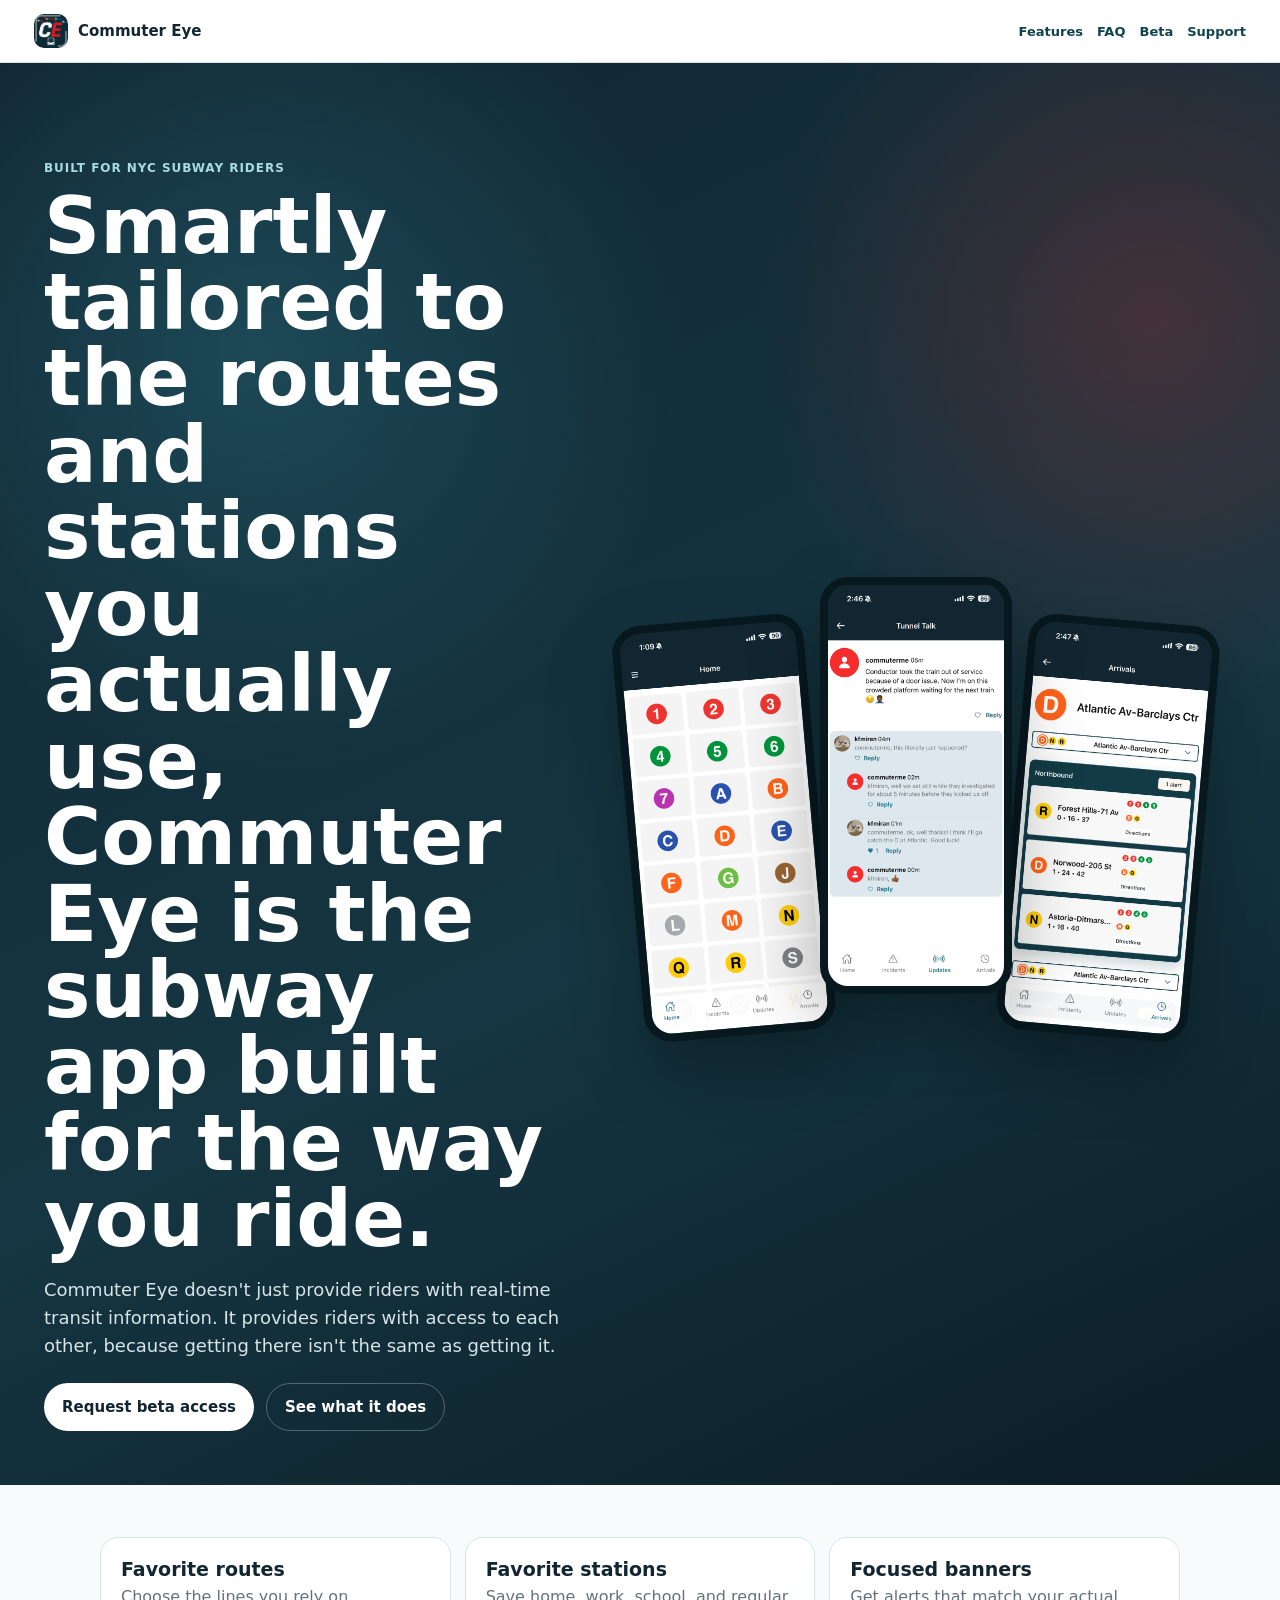
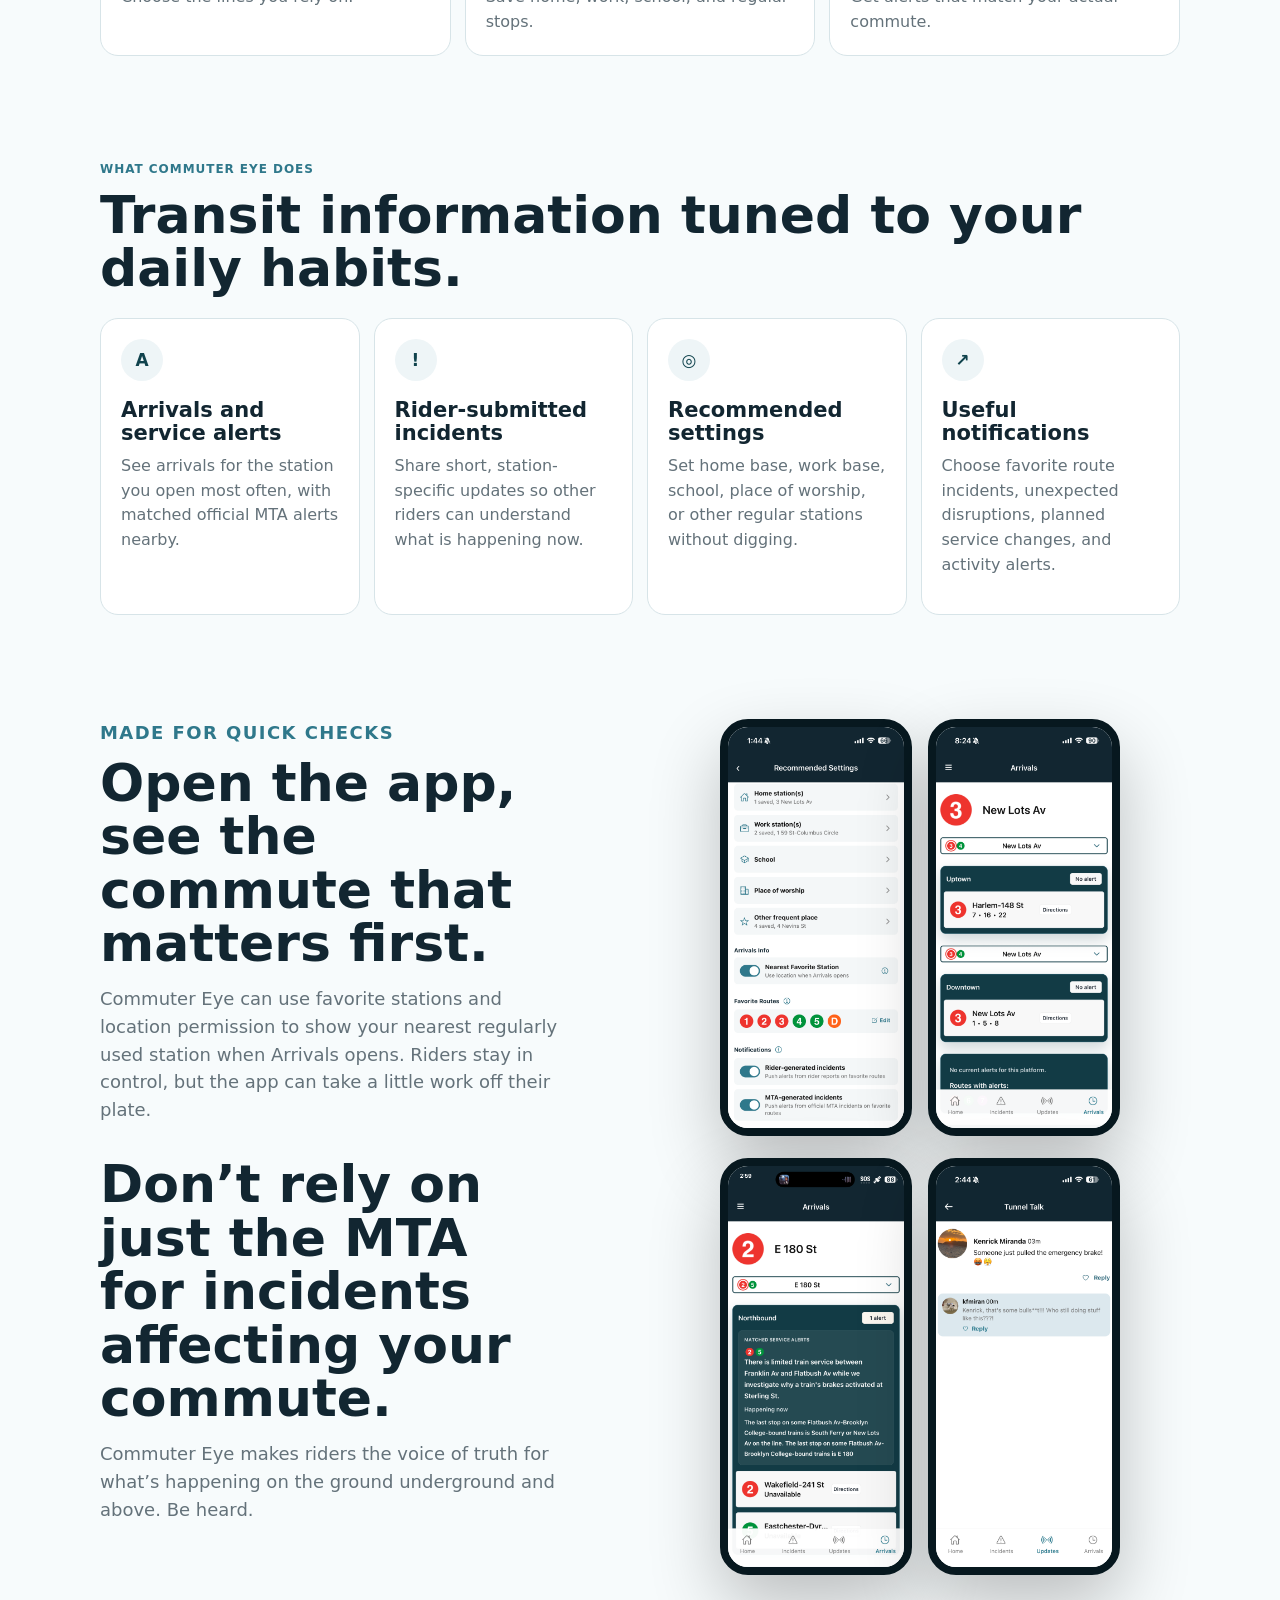
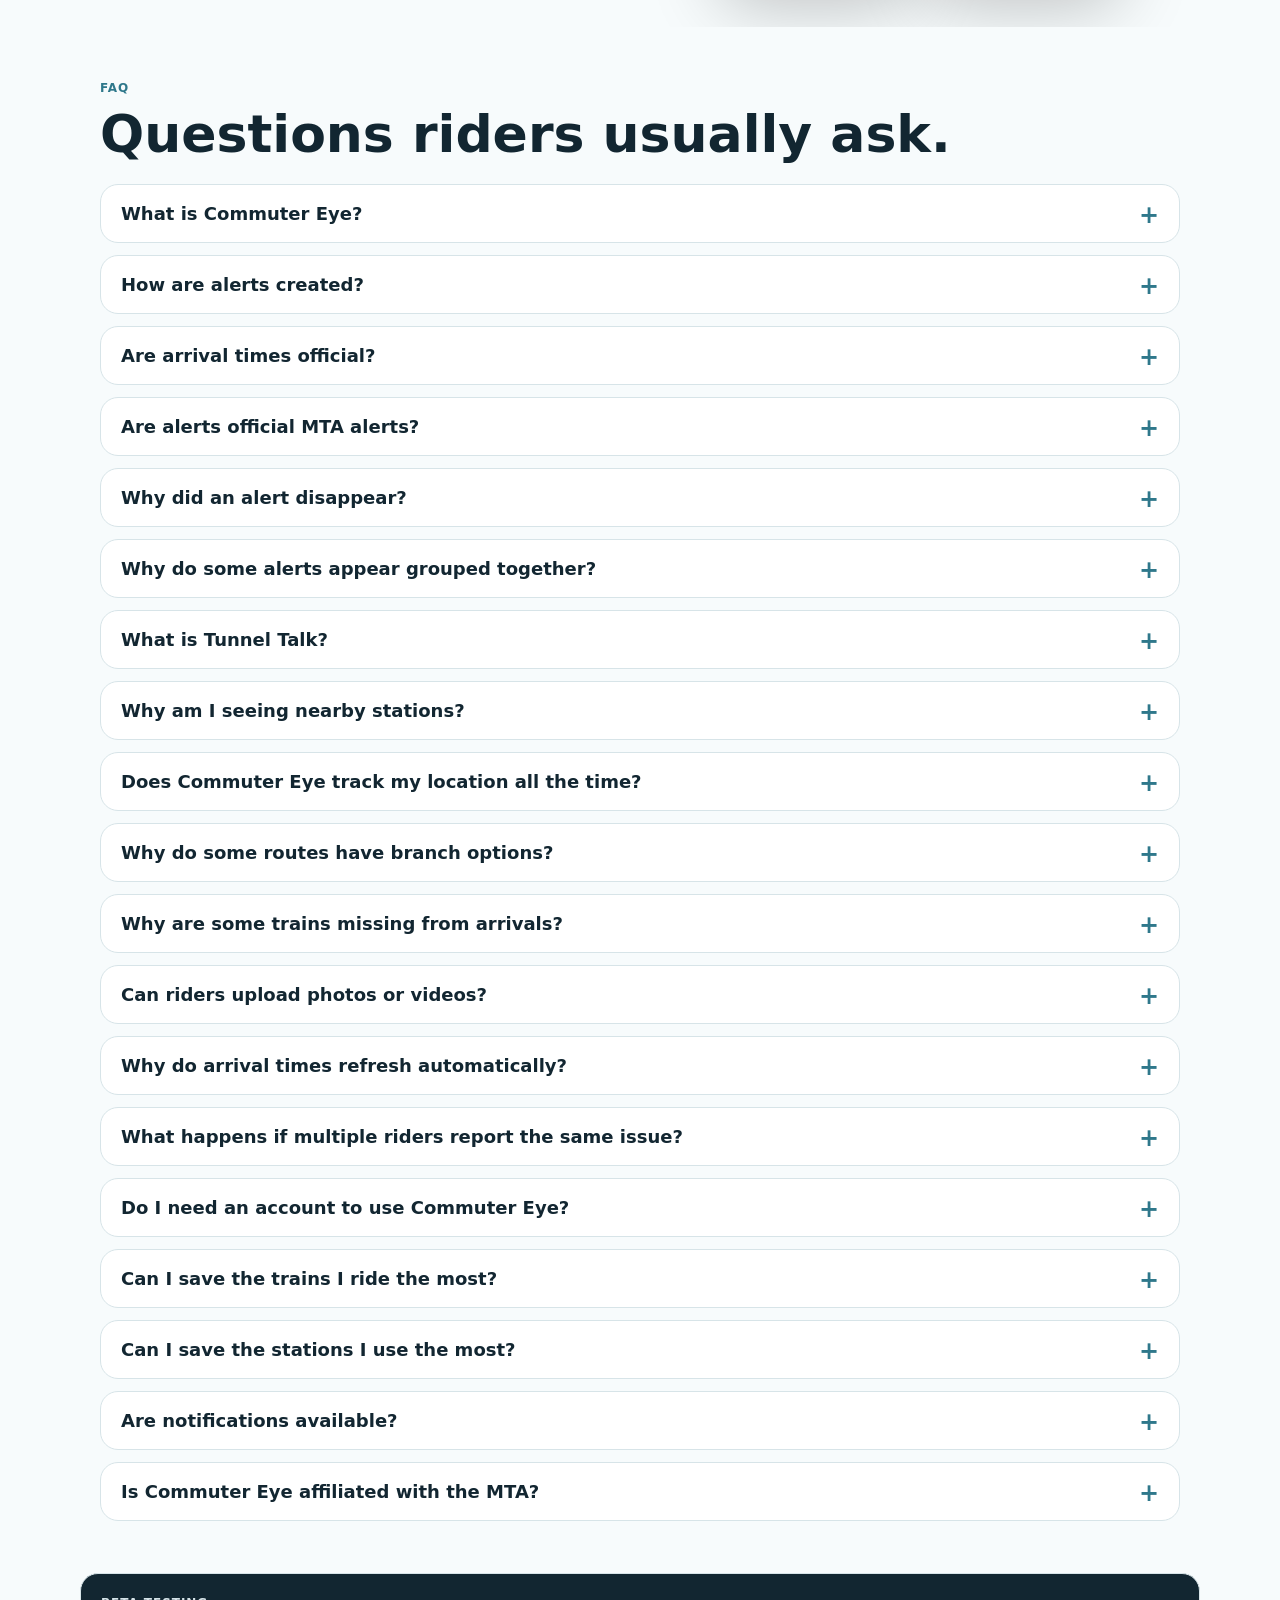
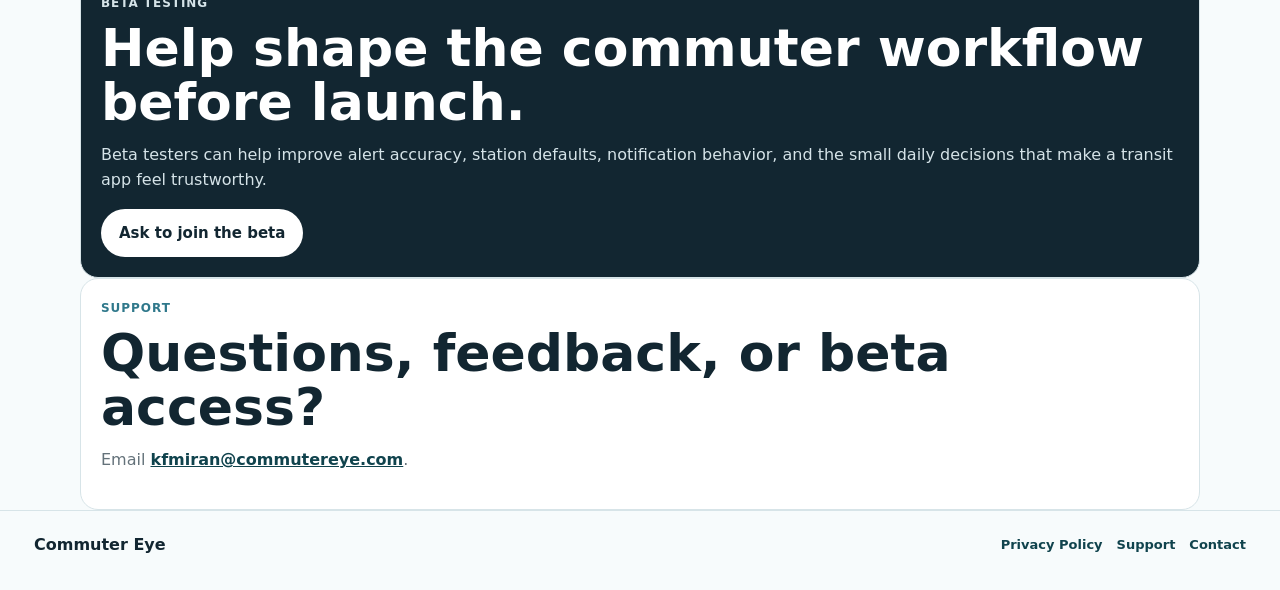
<file: index.html>
<!doctype html>
<html lang="en">
  <head>
    <meta charset="utf-8" />
    <meta name="viewport" content="width=device-width, initial-scale=1" />
    <meta
      name="description"
      content="Commuter Eye is a mobile transit app for NYC subway riders with arrivals, official MTA alerts, rider reports, favorite stations, and notification preferences."
    />
    <title>Commuter Eye</title>
    <link rel="icon" type="image/png" sizes="32x32" href="./assets/favicon.png?v=20260623-logo" />
    <link rel="apple-touch-icon" href="./assets/apple-touch-icon.png?v=20260623-logo" />
    <link rel="stylesheet" href="./styles.css?v=20260623-arrivals-pair" />
  </head>
  <body>
    <header class="site-header">
      <a class="brand" href="#top" aria-label="Commuter Eye home">
        <img src="./assets/commuter-eye-logo.png" alt="" />
        <span>Commuter Eye</span>
      </a>
      <nav aria-label="Site navigation">
        <a href="#features">Features</a>
        <a href="#faq">FAQ</a>
        <a href="#beta">Beta</a>
        <a href="#support">Support</a>
      </nav>
    </header>

    <main id="top">
      <section class="hero">
        <div class="hero-content">
          <p class="eyebrow">Built for NYC subway riders</p>
          <h1>Smartly tailored to the routes and stations you actually use, Commuter Eye is the subway app built for the way you ride.</h1>
          <p class="hero-copy">
            Commuter Eye doesn't just provide riders with real-time transit information. It provides riders with access
            to each other, because getting there isn't the same as getting it.
          </p>
          <div class="hero-actions" aria-label="Commuter Eye beta actions">
            <a class="button primary" href="mailto:kfmiran@commutereye.com?subject=Commuter%20Eye%20Beta%20Access">
              Request beta access
            </a>
            <a class="button secondary" href="#features">See what it does</a>
          </div>
        </div>

        <div class="app-preview" aria-label="Commuter Eye app screenshots">
          <img
            class="app-screenshot screenshot-home"
            src="./assets/home-screen.png"
            alt="Commuter Eye home screen with subway route buttons"
          />
          <img
            class="app-screenshot screenshot-tunnel"
            src="./assets/tunnel-talk-screen.png"
            alt="Commuter Eye Tunnel Talk reply thread"
          />
          <img
            class="app-screenshot screenshot-arrivals"
            src="./assets/arrivals-screen.png"
            alt="Commuter Eye arrivals screen with train times and matched alerts"
          />
        </div>
      </section>

      <section class="section intro-strip" aria-label="Commuter Eye highlights">
        <div>
          <strong>Favorite routes</strong>
          <p>Choose the lines you rely on.</p>
        </div>
        <div>
          <strong>Favorite stations</strong>
          <p>Save home, work, school, and regular stops.</p>
        </div>
        <div>
          <strong>Focused banners</strong>
          <p>Get alerts that match your actual commute.</p>
        </div>
      </section>

      <section id="features" class="section">
        <p class="eyebrow">What Commuter Eye does</p>
        <h2>Transit information tuned to your daily habits.</h2>
        <div class="feature-grid">
          <article>
            <span class="feature-icon">A</span>
            <h3>Arrivals and service alerts</h3>
            <p>See arrivals for the station you open most often, with matched official MTA alerts nearby.</p>
          </article>
          <article>
            <span class="feature-icon">!</span>
            <h3>Rider-submitted incidents</h3>
            <p>Share short, station-specific updates so other riders can understand what is happening now.</p>
          </article>
          <article>
            <span class="feature-icon">◎</span>
            <h3>Recommended settings</h3>
            <p>Set home base, work base, school, place of worship, or other regular stations without digging.</p>
          </article>
          <article>
            <span class="feature-icon">↗</span>
            <h3>Useful notifications</h3>
            <p>Choose favorite route incidents, unexpected disruptions, planned service changes, and activity alerts.</p>
          </article>
        </div>
      </section>

      <section class="section split-section">
        <div class="split-copy split-copy-top">
          <p class="eyebrow">Made for quick checks</p>
          <h2>Open the app, see the commute that matters first.</h2>
          <p>
            Commuter Eye can use favorite stations and location permission to show your nearest regularly used station when
            Arrivals opens. Riders stay in control, but the app can take a little work off their plate.
          </p>
        </div>
        <figure class="showcase-top" aria-label="Recommended Settings and Arrivals screens">
          <img
            class="showcase-screenshot screenshot-recommended"
            src="assets/recommended-settings-screen.png"
            alt="Recommended Settings screen showing favorite stations, favorite routes, and notification controls"
          />
          <img
            class="showcase-screenshot"
            src="assets/arrivals-new-lots-screen.png"
            alt="Arrivals screen for New Lots Av showing uptown and downtown train times"
          />
        </figure>
        <div class="split-copy split-copy-bottom">
          <h2>Don’t rely on just the MTA for incidents affecting your commute.</h2>
          <p>
            Commuter Eye makes riders the voice of truth for what’s happening on the ground underground and above. Be
            heard.
          </p>
        </div>
        <figure class="showcase-row" aria-label="Commuter Eye alerts and Tunnel Talk screens">
          <img
            class="showcase-screenshot"
            src="assets/arrivals-alert-time-259.png"
            alt="Arrivals screen showing matched service alerts"
          />
          <img
            class="showcase-screenshot"
            src="assets/tunnel-talk-reply-screen.png"
            alt="Tunnel Talk screen showing rider discussion and replies"
          />
        </figure>
      </section>

      <section id="faq" class="section faq-section">
        <p class="eyebrow">FAQ</p>
        <h2>Questions riders usually ask.</h2>
        <div class="faq-list">
          <details>
            <summary>What is Commuter Eye?</summary>
            <p>Commuter Eye is a real-time subway information app that combines official train arrival data with rider-generated alerts and live discussion.</p>
          </details>
          <details>
            <summary>How are alerts created?</summary>
            <p>Alerts are submitted by riders using the app. Similar reports are grouped together automatically to reduce duplicates and keep information organized.</p>
          </details>
          <details>
            <summary>Are arrival times official?</summary>
            <p>Yes. Arrival times are powered by official real-time MTA train feed data.</p>
          </details>
          <details>
            <summary>Are alerts official MTA alerts?</summary>
            <p>Commuter Eye includes both community-generated rider reports and official MTA service information.</p>
            <p>Rider-submitted alerts appear in Live Updates and Tunnel Talk, while official MTA service alerts and realtime train data appear throughout the Arrivals experience when available.</p>
          </details>
          <details>
            <summary>Why did an alert disappear?</summary>
            <p>Incidents expire when no new rider alert has been submitted for 30 minutes. Alerts and replies attached to that incident expire with it.</p>
          </details>
          <details>
            <summary>Why do some alerts appear grouped together?</summary>
            <p>Commuter Eye clusters similar reports into one incident to reduce clutter and make active problems easier to follow.</p>
          </details>
          <details>
            <summary>What is Tunnel Talk?</summary>
            <p>Tunnel Talk is the discussion layer attached to an alert where riders can share updates, reactions, photos, and videos in real time.</p>
          </details>
          <details>
            <summary>Why am I seeing nearby stations?</summary>
            <p>If location services are enabled, Commuter Eye shows stations closest to your current location to help you quickly access nearby arrivals and alerts.</p>
          </details>
          <details>
            <summary>Does Commuter Eye track my location all the time?</summary>
            <p>No. Location is only used to provide nearby stations and local alert relevance when location services are enabled.</p>
          </details>
          <details>
            <summary>Why do some routes have branch options?</summary>
            <p>Some subway lines split into multiple branches. Commuter Eye allows riders to choose the correct branch so arrivals and alerts stay accurate.</p>
          </details>
          <details>
            <summary>Why are some trains missing from arrivals?</summary>
            <p>Arrival times depend on live MTA data. Occasionally feeds may delay, refresh, or temporarily lose train positions.</p>
          </details>
          <details>
            <summary>Can riders upload photos or videos?</summary>
            <p>Yes. Riders can attach photos and videos to alerts to provide visual confirmation of conditions underground. Videos are limited to 15 seconds.</p>
          </details>
          <details>
            <summary>Why do arrival times refresh automatically?</summary>
            <p>Arrival times update continuously to reflect live train movement and changing service conditions.</p>
          </details>
          <details>
            <summary>What happens if multiple riders report the same issue?</summary>
            <p>Commuter Eye automatically merges similar reports into a shared incident thread so riders can collaborate in one place.</p>
          </details>
          <details>
            <summary>Do I need an account to use Commuter Eye?</summary>
            <p>Some interactive features such as posting alerts, comments, likes, and replies may require signing in.</p>
          </details>
          <details>
            <summary>Can I save the trains I ride the most?</summary>
            <p>Yes. Favorite Routes can be managed in Recommended Settings and User Profile, then used for route alert preferences.</p>
          </details>
          <details>
            <summary>Can I save the stations I use the most?</summary>
            <p>Yes. Favorite Stations can be managed in Recommended Settings so Commuter Eye can keep regular stops close at hand.</p>
          </details>
          <details>
            <summary>Are notifications available?</summary>
            <p>Yes. Notification controls are available in Recommended Settings for incidents affecting your favorite routes when Notifications is enabled.</p>
          </details>
          <details>
            <summary>Is Commuter Eye affiliated with the MTA?</summary>
            <p>No. Commuter Eye is an independent rider-focused platform that uses publicly available MTA data.</p>
          </details>
        </div>
      </section>

      <section id="beta" class="section beta-section">
        <p class="eyebrow">Beta testing</p>
        <h2>Help shape the commuter workflow before launch.</h2>
        <p>
          Beta testers can help improve alert accuracy, station defaults, notification behavior, and the small daily
          decisions that make a transit app feel trustworthy.
        </p>
        <a class="button primary" href="mailto:kfmiran@commutereye.com?subject=Commuter%20Eye%20Beta%20Testing">
          Ask to join the beta
        </a>
      </section>

      <section id="support" class="section support-section">
        <p class="eyebrow">Support</p>
        <h2>Questions, feedback, or beta access?</h2>
        <p>Email <a href="mailto:kfmiran@commutereye.com">kfmiran@commutereye.com</a>.</p>
      </section>
    </main>

    <footer class="site-footer">
      <span>Commuter Eye</span>
      <nav aria-label="Footer links">
        <a href="./privacy-policy/">Privacy Policy</a>
        <a href="#support">Support</a>
        <a href="mailto:kfmiran@commutereye.com">Contact</a>
      </nav>
    </footer>
  </body>
</html>
</file>
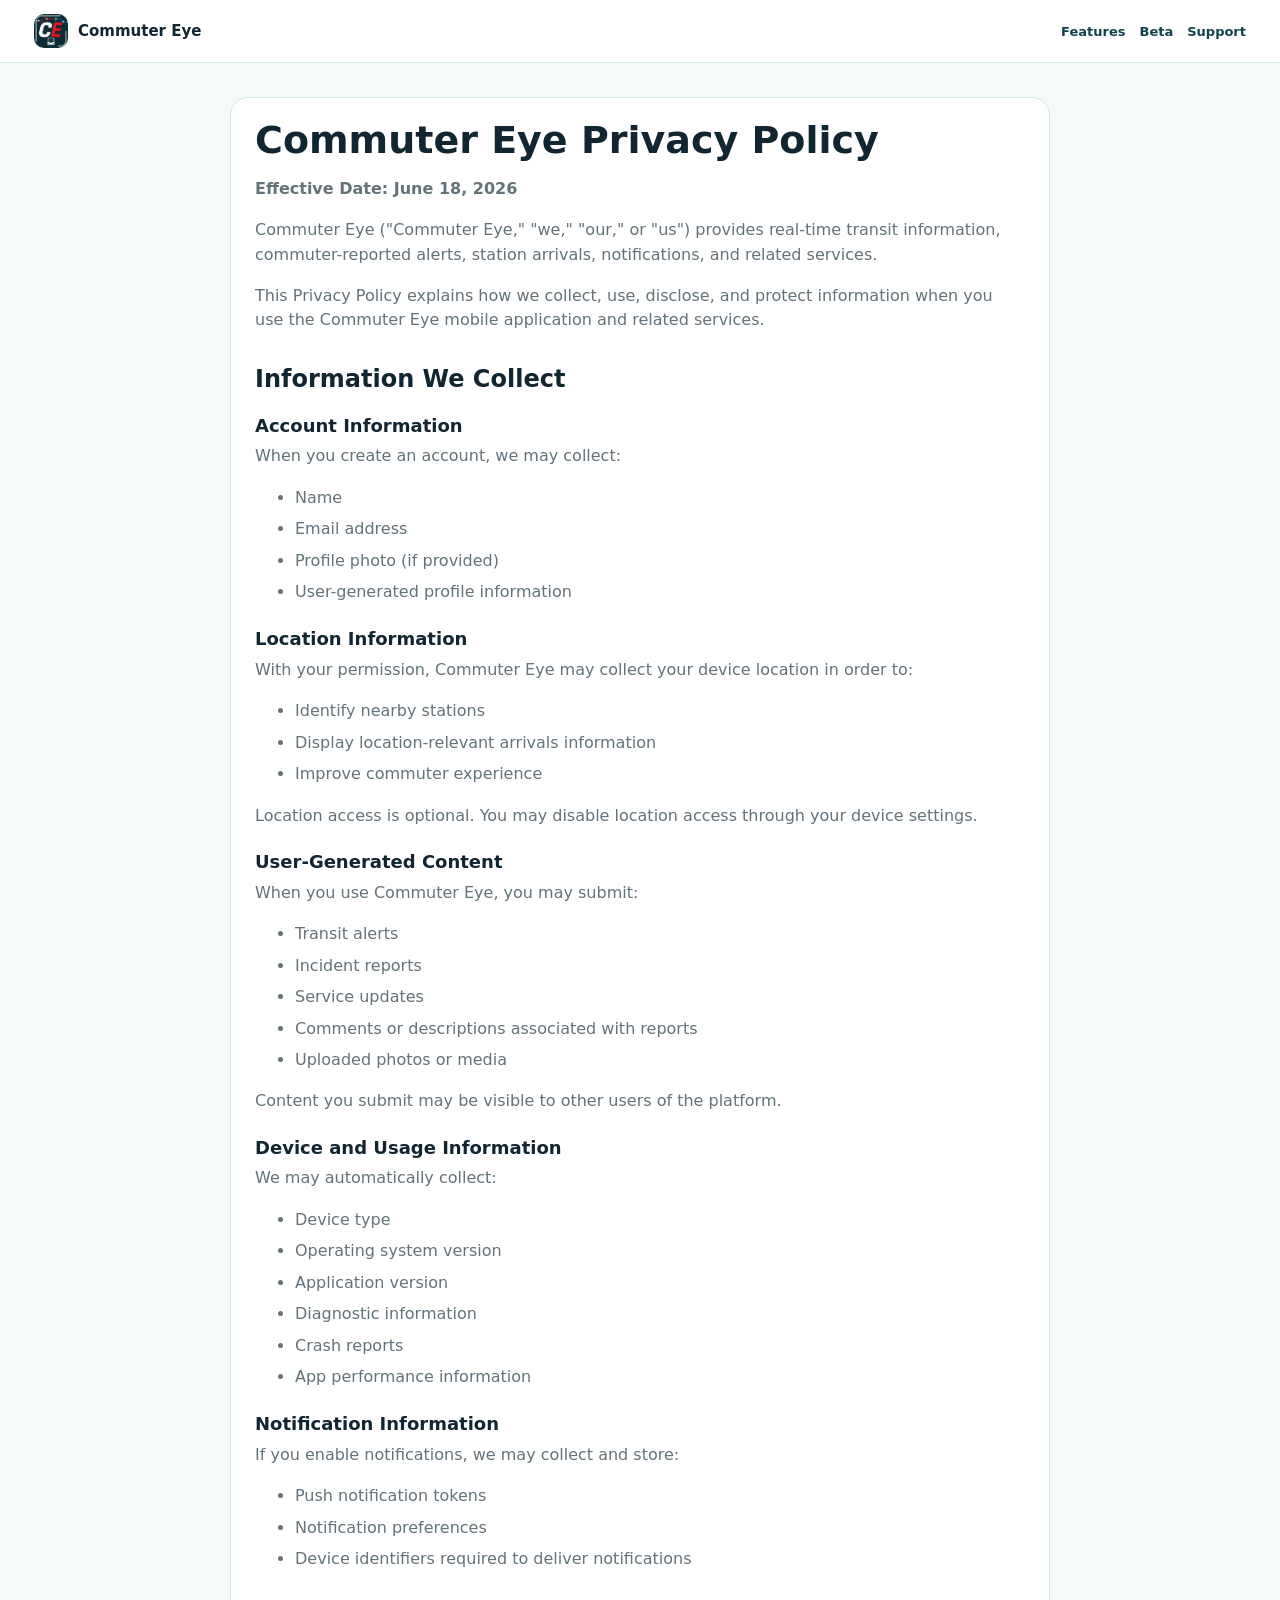
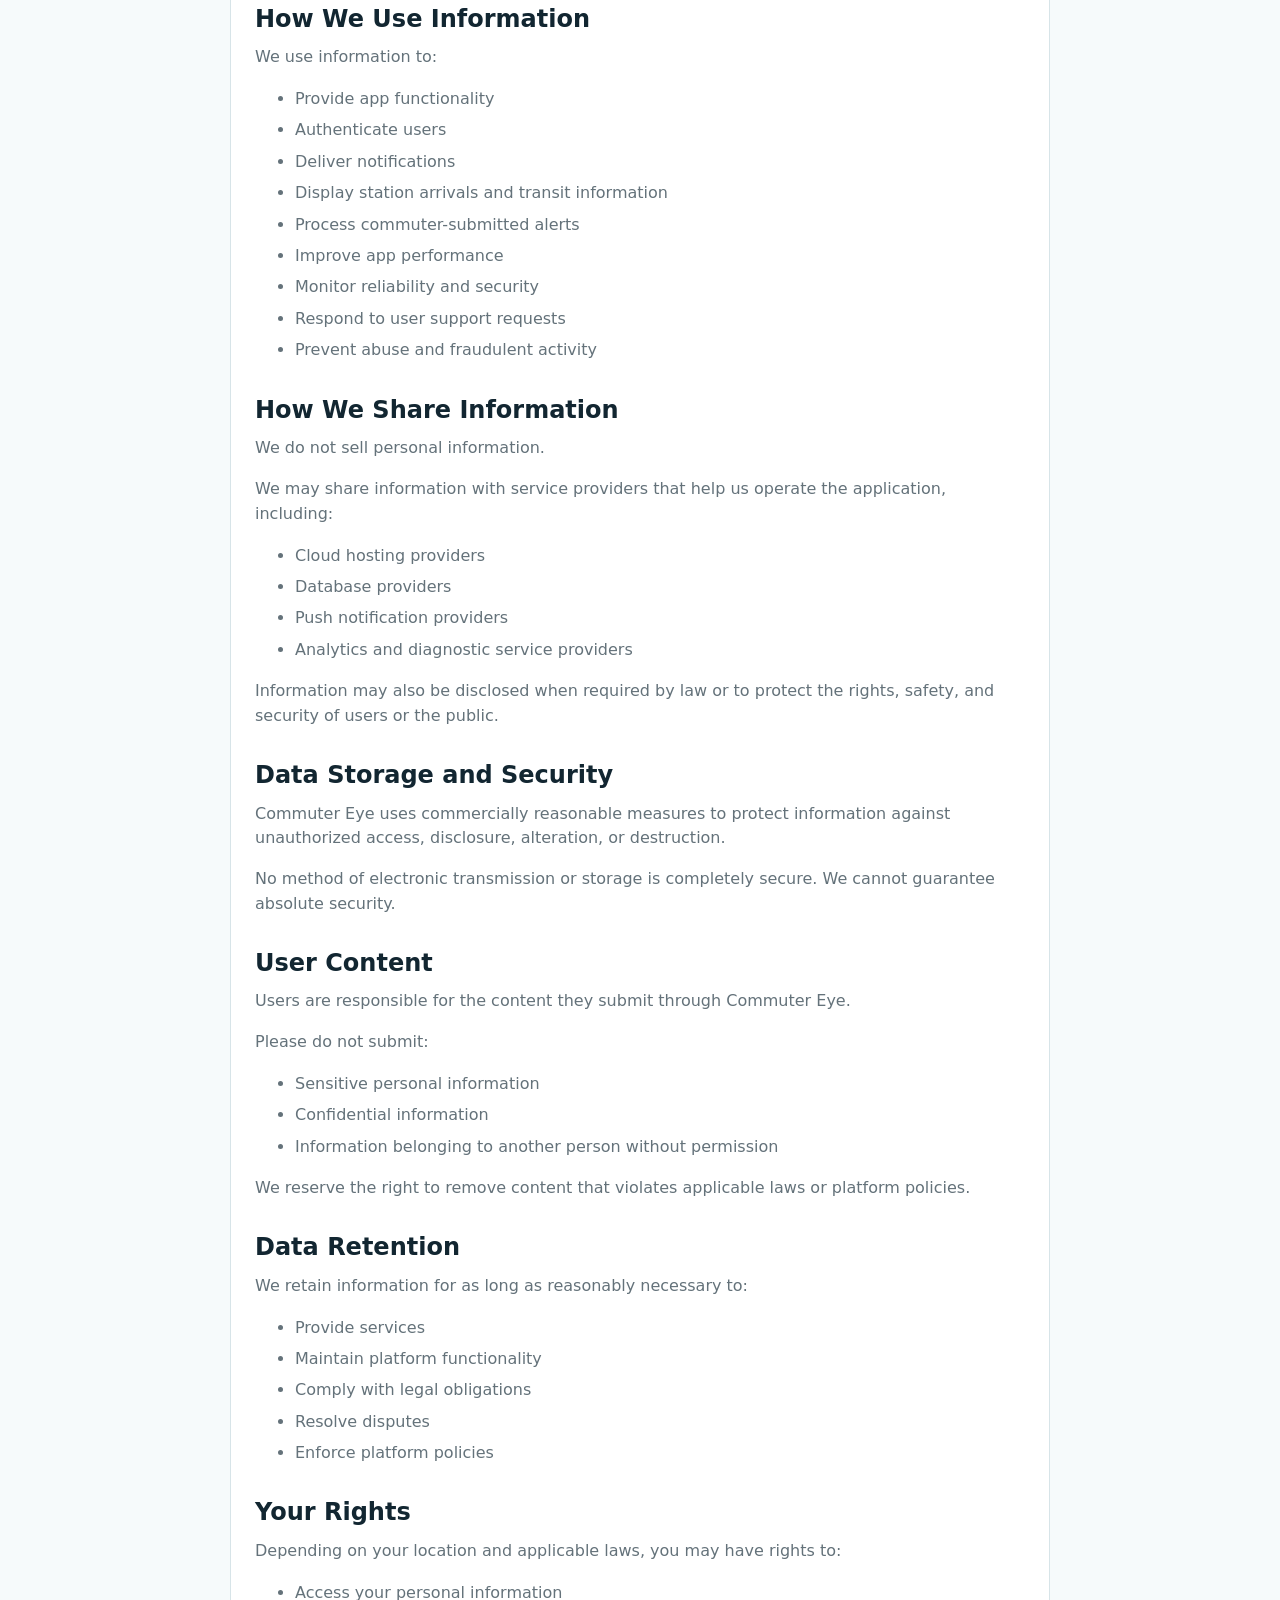
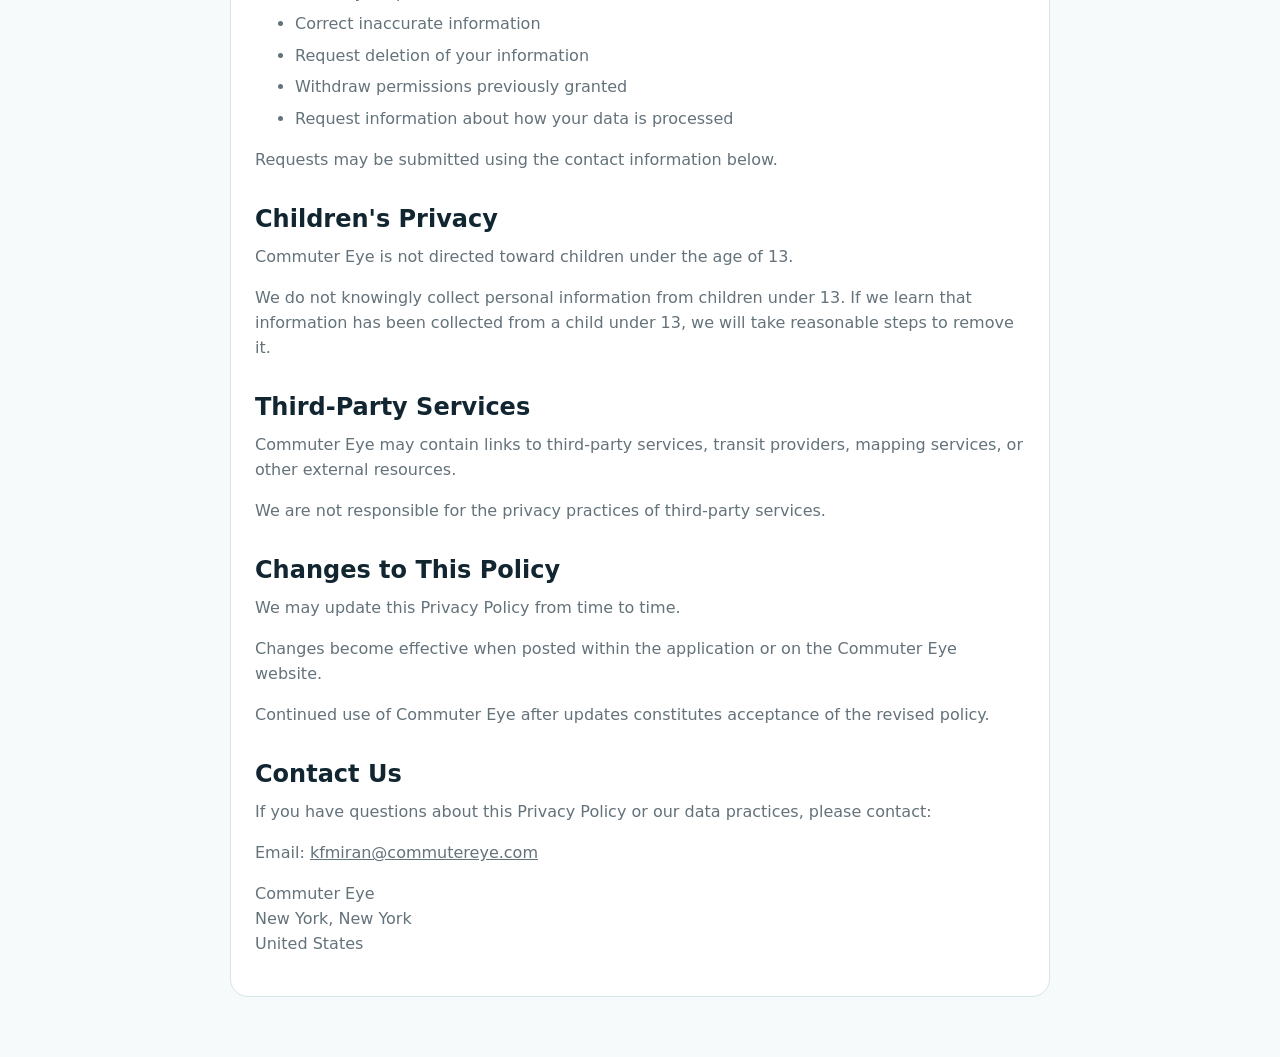
<file: privacy-policy/index.html>
<!doctype html>
<html lang="en">
  <head>
    <meta charset="utf-8" />
    <meta name="viewport" content="width=device-width, initial-scale=1" />
    <title>Commuter Eye Privacy Policy</title>
    <link rel="icon" type="image/png" sizes="32x32" href="../assets/favicon.png?v=20260623-logo" />
    <link rel="apple-touch-icon" href="../assets/apple-touch-icon.png?v=20260623-logo" />
    <link rel="stylesheet" href="../styles.css" />
  </head>
  <body class="policy-page">
    <header class="site-header">
      <a class="brand" href="../" aria-label="Commuter Eye home">
        <img src="../assets/commuter-eye-logo.png" alt="" />
        <span>Commuter Eye</span>
      </a>
      <nav aria-label="Site navigation">
        <a href="../#features">Features</a>
        <a href="../#beta">Beta</a>
        <a href="../#support">Support</a>
      </nav>
    </header>

    <main class="policy-main">
      <article class="policy-card">
        <h1>Commuter Eye Privacy Policy</h1>
        <p class="effective-date"><strong>Effective Date:</strong> June 18, 2026</p>

        <p>
          Commuter Eye ("Commuter Eye," "we," "our," or "us") provides real-time transit information,
          commuter-reported alerts, station arrivals, notifications, and related services.
        </p>

        <p>
          This Privacy Policy explains how we collect, use, disclose, and protect information when you use
          the Commuter Eye mobile application and related services.
        </p>

        <h2>Information We Collect</h2>

        <h3>Account Information</h3>
        <p>When you create an account, we may collect:</p>
        <ul>
          <li>Name</li>
          <li>Email address</li>
          <li>Profile photo (if provided)</li>
          <li>User-generated profile information</li>
        </ul>

        <h3>Location Information</h3>
        <p>With your permission, Commuter Eye may collect your device location in order to:</p>
        <ul>
          <li>Identify nearby stations</li>
          <li>Display location-relevant arrivals information</li>
          <li>Improve commuter experience</li>
        </ul>
        <p>Location access is optional. You may disable location access through your device settings.</p>

        <h3>User-Generated Content</h3>
        <p>When you use Commuter Eye, you may submit:</p>
        <ul>
          <li>Transit alerts</li>
          <li>Incident reports</li>
          <li>Service updates</li>
          <li>Comments or descriptions associated with reports</li>
          <li>Uploaded photos or media</li>
        </ul>
        <p>Content you submit may be visible to other users of the platform.</p>

        <h3>Device and Usage Information</h3>
        <p>We may automatically collect:</p>
        <ul>
          <li>Device type</li>
          <li>Operating system version</li>
          <li>Application version</li>
          <li>Diagnostic information</li>
          <li>Crash reports</li>
          <li>App performance information</li>
        </ul>

        <h3>Notification Information</h3>
        <p>If you enable notifications, we may collect and store:</p>
        <ul>
          <li>Push notification tokens</li>
          <li>Notification preferences</li>
          <li>Device identifiers required to deliver notifications</li>
        </ul>

        <h2>How We Use Information</h2>
        <p>We use information to:</p>
        <ul>
          <li>Provide app functionality</li>
          <li>Authenticate users</li>
          <li>Deliver notifications</li>
          <li>Display station arrivals and transit information</li>
          <li>Process commuter-submitted alerts</li>
          <li>Improve app performance</li>
          <li>Monitor reliability and security</li>
          <li>Respond to user support requests</li>
          <li>Prevent abuse and fraudulent activity</li>
        </ul>

        <h2>How We Share Information</h2>
        <p>We do not sell personal information.</p>
        <p>We may share information with service providers that help us operate the application, including:</p>
        <ul>
          <li>Cloud hosting providers</li>
          <li>Database providers</li>
          <li>Push notification providers</li>
          <li>Analytics and diagnostic service providers</li>
        </ul>
        <p>
          Information may also be disclosed when required by law or to protect the rights, safety, and
          security of users or the public.
        </p>

        <h2>Data Storage and Security</h2>
        <p>
          Commuter Eye uses commercially reasonable measures to protect information against unauthorized
          access, disclosure, alteration, or destruction.
        </p>
        <p>No method of electronic transmission or storage is completely secure. We cannot guarantee absolute security.</p>

        <h2>User Content</h2>
        <p>Users are responsible for the content they submit through Commuter Eye.</p>
        <p>Please do not submit:</p>
        <ul>
          <li>Sensitive personal information</li>
          <li>Confidential information</li>
          <li>Information belonging to another person without permission</li>
        </ul>
        <p>We reserve the right to remove content that violates applicable laws or platform policies.</p>

        <h2>Data Retention</h2>
        <p>We retain information for as long as reasonably necessary to:</p>
        <ul>
          <li>Provide services</li>
          <li>Maintain platform functionality</li>
          <li>Comply with legal obligations</li>
          <li>Resolve disputes</li>
          <li>Enforce platform policies</li>
        </ul>

        <h2>Your Rights</h2>
        <p>Depending on your location and applicable laws, you may have rights to:</p>
        <ul>
          <li>Access your personal information</li>
          <li>Correct inaccurate information</li>
          <li>Request deletion of your information</li>
          <li>Withdraw permissions previously granted</li>
          <li>Request information about how your data is processed</li>
        </ul>
        <p>Requests may be submitted using the contact information below.</p>

        <h2>Children's Privacy</h2>
        <p>Commuter Eye is not directed toward children under the age of 13.</p>
        <p>
          We do not knowingly collect personal information from children under 13. If we learn that
          information has been collected from a child under 13, we will take reasonable steps to remove it.
        </p>

        <h2>Third-Party Services</h2>
        <p>
          Commuter Eye may contain links to third-party services, transit providers, mapping services, or
          other external resources.
        </p>
        <p>We are not responsible for the privacy practices of third-party services.</p>

        <h2>Changes to This Policy</h2>
        <p>We may update this Privacy Policy from time to time.</p>
        <p>Changes become effective when posted within the application or on the Commuter Eye website.</p>
        <p>Continued use of Commuter Eye after updates constitutes acceptance of the revised policy.</p>

        <h2>Contact Us</h2>
        <p>If you have questions about this Privacy Policy or our data practices, please contact:</p>
        <p>Email: <a href="mailto:kfmiran@commutereye.com">kfmiran@commutereye.com</a></p>
        <p>
          Commuter Eye<br />
          New York, New York<br />
          United States
        </p>
      </article>
    </main>
  </body>
</html>
</file>
<file: styles.css>
:root {
  --ink: #122631;
  --teal: #2f788b;
  --teal-dark: #10434d;
  --mist: #eef5f7;
  --paper: #ffffff;
  --muted: #64727a;
  --line: #d7e4e8;
  --red: #ee352e;
  --green: #00933c;
  --blue: #2850ad;
  --orange: #ff6319;
  --yellow: #fccc0a;
  color: var(--ink);
  font-family: system-ui;
  background: #f7fbfc;
}

* {
  box-sizing: border-box;
}

html {
  scroll-behavior: smooth;
}

body {
  margin: 0;
  overflow-x: hidden;
}

a {
  color: inherit;
}

img {
  max-width: 100%;
}

.site-header {
  align-items: center;
  background: rgba(255, 255, 255, 0.92);
  border-bottom: 1px solid var(--line);
  display: flex;
  gap: 18px;
  justify-content: space-between;
  left: 0;
  padding: 12px 18px;
  position: sticky;
  right: 0;
  top: 0;
  z-index: 10;
}

.brand {
  align-items: center;
  display: inline-flex;
  gap: 10px;
  font-size: 15px;
  font-weight: 800;
  text-decoration: none;
}

.brand img {
  border-radius: 10px;
  height: 34px;
  width: 34px;
}

.site-header nav,
.site-footer nav {
  display: flex;
  gap: 14px;
}

.site-header nav a,
.site-footer nav a {
  color: var(--teal-dark);
  font-size: 13px;
  font-weight: 800;
  text-decoration: none;
}

.hero {
  background:
    radial-gradient(circle at 20% 20%, rgba(47, 120, 139, 0.38), transparent 28%),
    radial-gradient(circle at 90% 18%, rgba(238, 53, 46, 0.22), transparent 24%),
    linear-gradient(155deg, #102631 0%, #153642 58%, #0c1d25 100%);
  color: #ffffff;
  display: grid;
  gap: 30px;
  min-height: 92vh;
  overflow: hidden;
  padding: 62px 20px 36px;
  position: relative;
}

.hero-content {
  align-self: end;
  max-width: 640px;
  position: relative;
  z-index: 1;
}

.eyebrow {
  color: var(--teal);
  font-size: 12px;
  font-weight: 900;
  letter-spacing: 0.08em;
  margin: 0 0 10px;
  text-transform: uppercase;
}

.hero .eyebrow {
  color: #a8dbe4;
}

h1,
h2,
h3,
p {
  margin-top: 0;
}

h1 {
  font-size: clamp(42px, 13vw, 78px);
  letter-spacing: 0;
  line-height: 0.98;
  margin-bottom: 18px;
}

h2 {
  font-size: clamp(30px, 8vw, 52px);
  letter-spacing: 0;
  line-height: 1.03;
  margin-bottom: 14px;
}

h3 {
  font-size: 21px;
  line-height: 1.12;
  margin-bottom: 8px;
}

p {
  color: var(--muted);
  font-size: 16px;
  line-height: 1.55;
}

.hero-copy {
  color: #d7e4e8;
  font-size: 18px;
  max-width: 560px;
}

.hero-actions {
  display: flex;
  flex-wrap: wrap;
  gap: 12px;
  margin-top: 24px;
}

.button {
  align-items: center;
  border-radius: 999px;
  display: inline-flex;
  font-size: 15px;
  font-weight: 900;
  justify-content: center;
  min-height: 48px;
  padding: 0 18px;
  text-decoration: none;
}

.button.primary {
  background: #ffffff;
  color: var(--ink);
}

.button.secondary {
  border: 1px solid rgba(255, 255, 255, 0.28);
  color: #ffffff;
}

.app-preview {
  align-self: start;
  display: grid;
  grid-template-columns: repeat(3, minmax(0, 1fr));
  justify-items: center;
  justify-self: center;
  max-width: 640px;
  position: relative;
  width: min(100%, 640px);
  z-index: 1;
}

.app-screenshot {
  aspect-ratio: 1320 / 2868;
  background: #ffffff;
  border: 8px solid #07181f;
  border-radius: 28px;
  box-shadow: 0 30px 70px rgba(0, 0, 0, 0.3);
  display: block;
  height: auto;
  object-fit: cover;
  width: clamp(92px, 28vw, 200px);
}

.screenshot-home {
  transform: rotate(-5deg) translateX(18px) translateY(34px);
  z-index: 1;
}

.screenshot-tunnel {
  transform: translateY(-10px);
  z-index: 3;
}

.screenshot-arrivals {
  transform: rotate(5deg) translateX(-18px) translateY(34px);
  z-index: 2;
}

.section {
  margin: 0 auto;
  max-width: 1120px;
  padding: 52px 20px;
}

.intro-strip {
  display: grid;
  gap: 14px;
}

.intro-strip div,
.feature-grid article,
.faq-section details,
.beta-section,
.support-section {
  background: var(--paper);
  border: 1px solid var(--line);
  border-radius: 18px;
  padding: 20px;
}

.intro-strip strong {
  font-size: 19px;
}

.intro-strip p {
  margin: 5px 0 0;
}

.feature-grid {
  display: grid;
  gap: 14px;
  margin-top: 22px;
}

.feature-icon {
  align-items: center;
  background: var(--mist);
  border-radius: 50%;
  color: var(--teal-dark);
  display: inline-flex;
  font-size: 17px;
  font-weight: 900;
  height: 42px;
  justify-content: center;
  margin-bottom: 18px;
  width: 42px;
}

.split-section {
  display: grid;
  gap: 22px;
  overflow: hidden;
}

.split-copy p {
  font-size: 18px;
  max-width: 640px;
}

.showcase-top,
.showcase-row {
  margin: 0;
}

.showcase-top {
  display: grid;
  gap: 16px;
  grid-template-columns: repeat(2, minmax(0, auto));
  justify-content: center;
}

.showcase-row {
  display: grid;
  gap: 16px;
  grid-template-columns: repeat(2, minmax(0, auto));
  justify-content: center;
}

.showcase-screenshot {
  aspect-ratio: 1320 / 2868;
  background: #ffffff;
  border: 8px solid #07181f;
  border-radius: 28px;
  box-shadow: 0 30px 70px rgba(0, 0, 0, 0.24);
  display: block;
  height: auto;
  object-fit: cover;
  width: clamp(92px, 28vw, 200px);
}

.screenshot-recommended {
  object-position: top center;
}

.beta-section {
  background: var(--ink);
  color: #ffffff;
}

.beta-section p {
  color: #d5e3e8;
}

.support-section a {
  color: var(--teal-dark);
  font-weight: 900;
}

.faq-list {
  display: grid;
  gap: 12px;
  margin-top: 22px;
}

.faq-section details {
  padding: 0;
}

.faq-section summary {
  cursor: pointer;
  font-size: 18px;
  font-weight: 900;
  list-style: none;
  padding: 18px 20px;
}

.faq-section summary::-webkit-details-marker {
  display: none;
}

.faq-section summary::after {
  color: var(--teal);
  content: "+";
  float: right;
  font-size: 24px;
  line-height: 1;
}

.faq-section details[open] summary::after {
  content: "-";
}

.faq-section details p {
  border-top: 1px solid var(--line);
  margin: 0;
  padding: 14px 20px 0;
}

.faq-section details p:last-child {
  padding-bottom: 18px;
}

.site-footer {
  align-items: center;
  border-top: 1px solid var(--line);
  display: flex;
  flex-wrap: wrap;
  gap: 14px;
  justify-content: space-between;
  padding: 24px 20px 36px;
}

.site-footer span {
  font-weight: 900;
}

.policy-page {
  background: #f6fafb;
}

.policy-main {
  margin: 0 auto;
  max-width: 860px;
  padding: 34px 20px 60px;
}

.policy-card {
  background: #ffffff;
  border: 1px solid var(--line);
  border-radius: 18px;
  padding: 24px;
}

.policy-card h1 {
  color: var(--ink);
  font-size: 38px;
}

.policy-card h2 {
  font-size: 24px;
  margin-top: 34px;
}

.policy-card h3 {
  font-size: 18px;
  margin-top: 24px;
}

.policy-card li {
  color: var(--muted);
  line-height: 1.65;
  margin-bottom: 5px;
}

.effective-date {
  color: var(--muted);
  font-weight: 800;
}

@media (min-width: 760px) {
  .site-header {
    padding: 14px 34px;
  }

  .hero {
    grid-template-columns: minmax(0, 1fr) minmax(360px, 640px);
    min-height: 760px;
    padding: 96px 44px 54px;
  }

  .hero-content {
    align-self: center;
  }

  .app-preview {
    align-self: center;
  }

  .app-screenshot {
    width: clamp(128px, 15vw, 210px);
  }

  .intro-strip,
  .feature-grid {
    grid-template-columns: repeat(3, minmax(0, 1fr));
  }

  .feature-grid {
    grid-template-columns: repeat(4, minmax(0, 1fr));
  }

  .split-section {
    align-items: start;
    column-gap: clamp(56px, 8vw, 140px);
    grid-template-columns: 1fr minmax(360px, 520px);
    grid-template-areas:
      "copy-top screen-top"
      "copy-bottom screen-bottom";
    row-gap: 16px;
  }

  .split-copy-top {
    grid-area: copy-top;
  }

  .showcase-top {
    grid-area: screen-top;
    justify-self: center;
  }

  .split-copy-bottom {
    grid-area: copy-bottom;
  }

  .showcase-row {
    grid-area: screen-bottom;
  }

  .showcase-screenshot {
    width: clamp(128px, 15vw, 210px);
  }

  .site-footer {
    padding-left: 34px;
    padding-right: 34px;
  }
}
</file>
